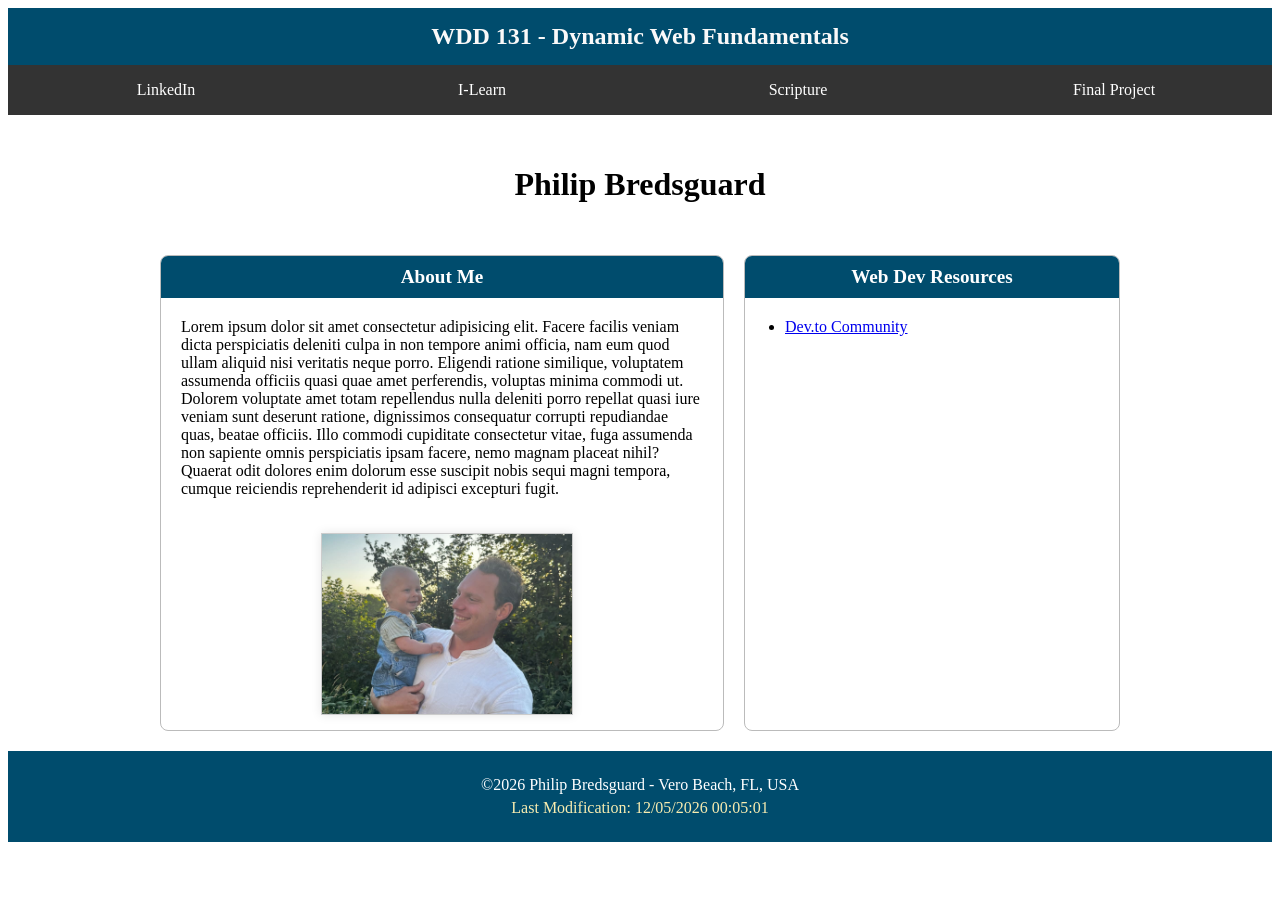
<file: index.html>
<!DOCTYPE html>
<html lang="en">

<head>
    <meta charset="UTF-8">
    <meta name="viewport" content="width=device-width, initial-scale=1.0">
    <title>WDD 131 - Dynamic Web Fundamentals - Philip Bredsguard</title>
    <meta name="description" content="WDD 131 - Dynamic Web Fundamentals, Philip Bredsguard, Home Page">
    <meta name="author" content="Philip Bredsguard">
    <link rel="stylesheet" href="styles/base.css">
    <script src="scripts/getdates.js" defer></script>
    <link rel="preconnect" href="https://fonts.googleapis.com">
    <link rel="preconnect" href="https://fonts.gstatic.com" crossorigin>
    <link
        href="https://fonts.googleapis.com/css2?family=Carrois+Gothic&family=Roboto:ital,wght@0,100..900;1,100..900&display=swap"
        rel="stylesheet">
</head>

<body>
    <header>
        <span id="course-title"> WDD 131 - Dynamic Web Fundamentals</span>
        <nav>
            <a href="https://www.linkedin.com/in/philiprbredsguard/">LinkedIn</a>
            <a href="https://byupw.instructure.com/">I-Learn</a>
            <a href="https://www.churchofjesuschrist.org/study/scriptures/bofm/ether/12?lang=eng">Scripture</a>
            <a href="#">Final Project</a>
        </nav>
    </header>

    <main>
        <h1>Philip Bredsguard</h1>
        <section class="card">
            <h2>About Me</h2>
            <p>Lorem ipsum dolor sit amet consectetur adipisicing elit. Facere facilis veniam dicta perspiciatis
                deleniti culpa in non tempore animi officia, nam eum quod ullam aliquid nisi veritatis neque porro.
                Eligendi ratione similique, voluptatem assumenda officiis quasi quae amet perferendis, voluptas minima
                commodi ut. Dolorem voluptate amet totam repellendus nulla deleniti porro repellat quasi iure veniam
                sunt deserunt ratione, dignissimos consequatur corrupti repudiandae quas, beatae officiis. Illo commodi
                cupiditate consectetur vitae, fuga assumenda non sapiente omnis perspiciatis ipsam facere, nemo magnam
                placeat nihil? Quaerat odit dolores enim dolorum esse suscipit nobis sequi magni tempora, cumque
                reiciendis reprehenderit id adipisci excepturi fugit.</p>
            <img src="images/philipb.jpg" alt="Profile picture of Philip Bredsguard">
        </section>
        <section class="card">
            <h2>Web Dev Resources</h2>
            <ul>
                <li><a href="https://dev.to">Dev.to Community</a></li>
            </ul>
        </section>
    </main>

    <footer>
        <p>&copy;<span id="currentyear"></span> Philip Bredsguard - Vero Beach, FL, USA</p>
        <p id="lastModified"></p>
    </footer>
</body>

</html>
</file>
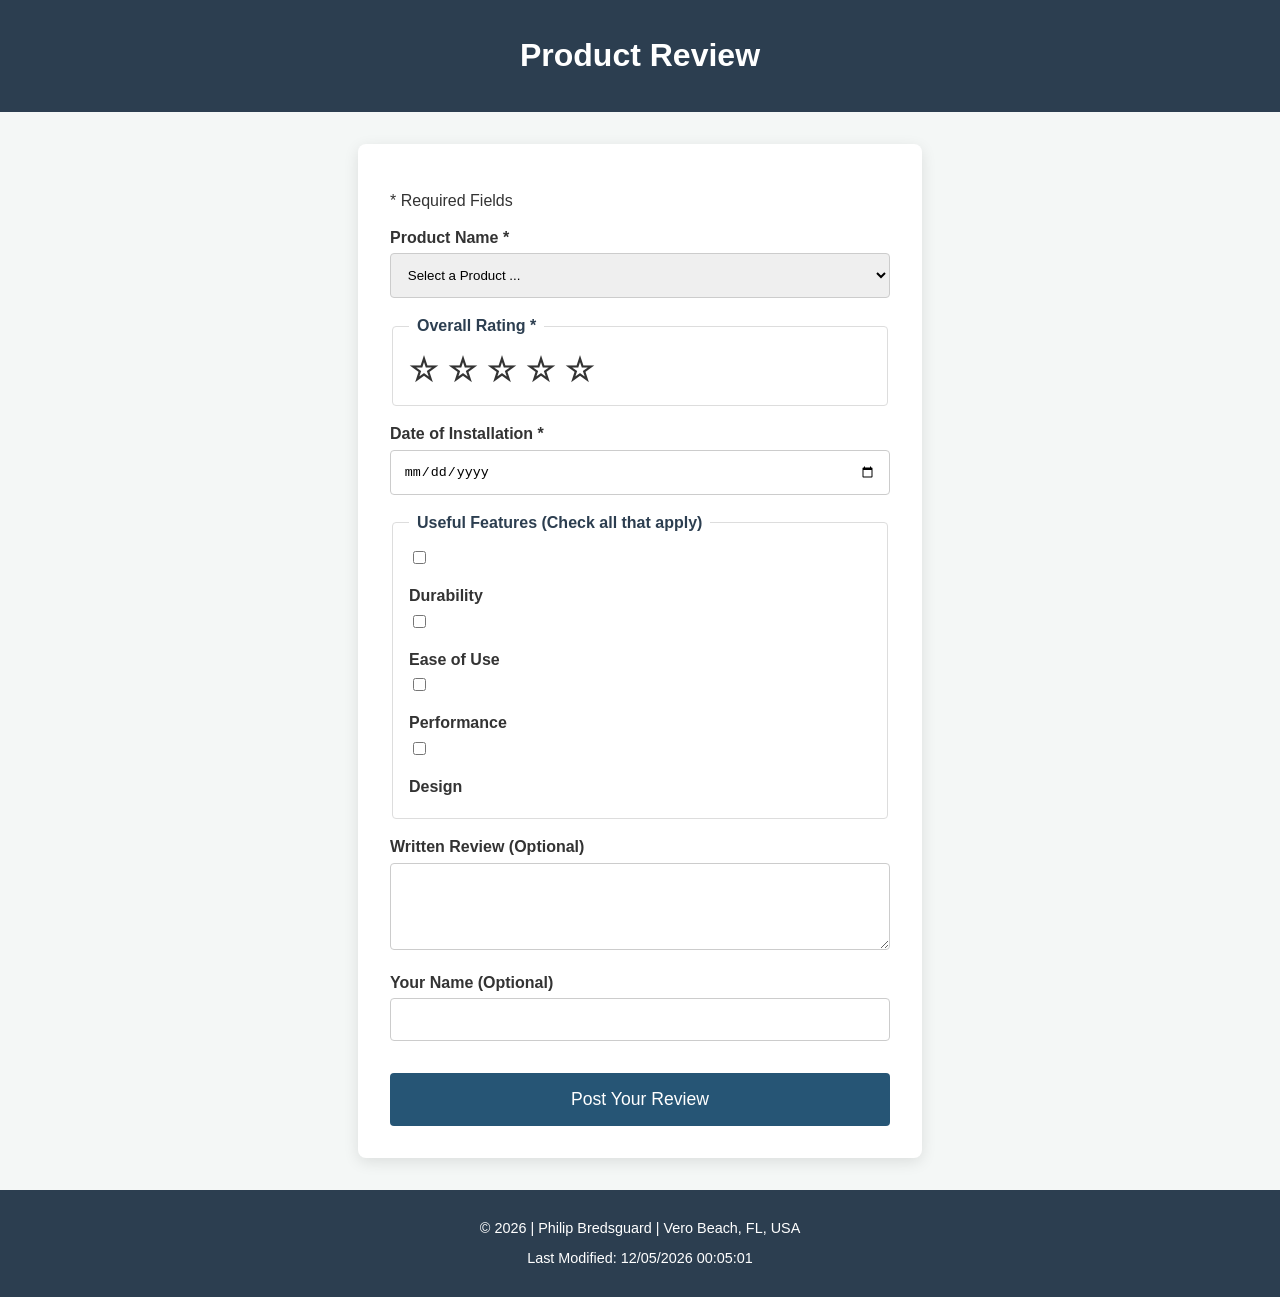
<file: form.html>
<!DOCTYPE html>
<html lang="en">

<head>
    <meta charset="UTF-8">
    <meta name="viewport" content="width=device-width, initial-scale=1.0">
    <title>Product Review Form</title>
    <meta name="description" content="Making a Product review Form for Week 5 in WDD 131.">
    <meta name="author" content="Philip Bredsguard">
    <link rel="stylesheet" href="styles/form.css">
    <script src="scripts/form.js" defer></script>
</head>

<body>
    <header>
        <h1>Product Review</h1>
    </header>

    <main>
        <form method="get" action="review.html">
            <p class="required-notice">* Required Fields</p>

            <label for="productName">Product Name *</label>
            <select id="productName" name="productName" required>
                <option value="" disabled selected>Select a Product ...</option>
            </select>

            <fieldset>
                <legend>Overall Rating *</legend>
                <div class="stars">
                    <input type="radio" id="star5" name="rating" value="5" required><label for="star5">☆</label>
                    <input type="radio" id="star4" name="rating" value="4" required><label for="star4">☆</label>
                    <input type="radio" id="star3" name="rating" value="3" required><label for="star3">☆</label>
                    <input type="radio" id="star2" name="rating" value="2" required><label for="star2">☆</label>
                    <input type="radio" id="star1" name="rating" value="1" required><label for="star1">☆</label>
                </div>
            </fieldset>

            <label for="installDate">Date of Installation *</label>
            <input type="date" id="installDate" name="installDate" required>

            <fieldset>
                <legend>Useful Features (Check all that apply)</legend>
                <input type="checkbox" id="feat-durability" name="features" value="durability">
                <label for="feat-durability">Durability</label>

                <input type="checkbox" id="feat-ease" name="features" value="ease">
                <label for="feat-ease">Ease of Use</label>

                <input type="checkbox" id="feat-performance" name="features" value="performance">
                <label for="feat-performance">Performance</label>

                <input type="checkbox" id="feat-design" name="features" value="design">
                <label for="feat-design">Design</label>
            </fieldset>

            <label for="review">Written Review (Optional)</label>
            <textarea id="review" name="review" rows="4"></textarea>

            <label for="userName">Your Name (Optional)</label>
            <input type="text" id="userName" name="userName">

            <input type="submit" value="Post Your Review">
        </form>
    </main>

    <footer>
        <p>&copy; <span id="currentYear"></span> | Philip Bredsguard | Vero Beach, FL, USA</p>
        <p>Last Modified: <span id="lastModified"></span></p>
    </footer>
</body>

</html>
</file>
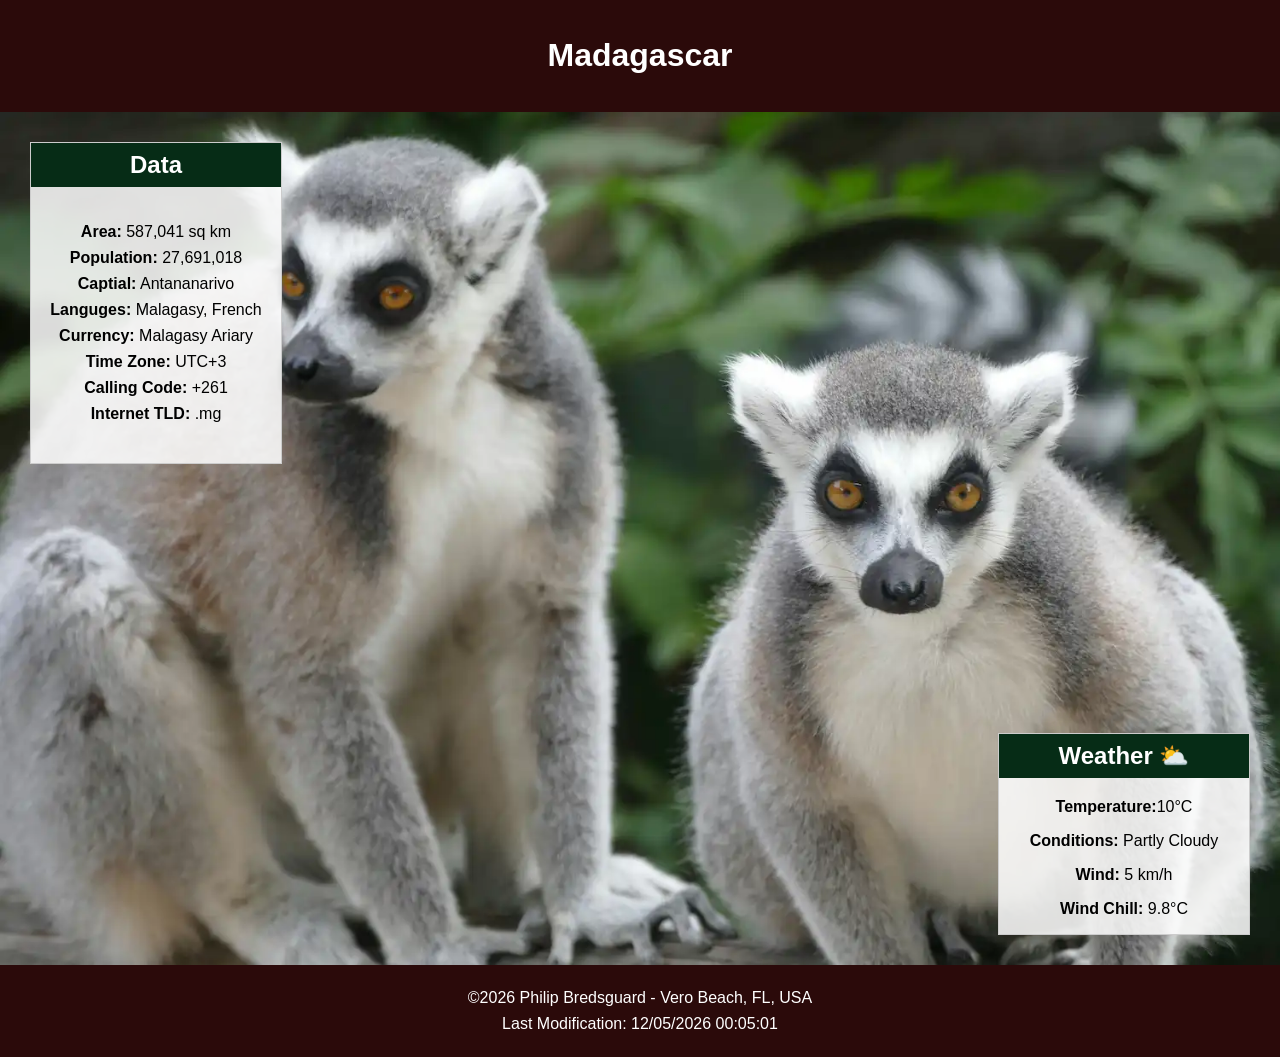
<file: place.html>
<!DOCTYPE html>
<html lang="en">

<head>
    <meta charset="UTF-8">
    <meta name="viewport" content="width=device-width, initial-scale=1.0">
    <title>WDD 131 - Week 3 Assignment</title>
    <meta name="description" content="WDD 131 - Dynamic Web Fundamentals, Philip Bredsguard, Week 3 Assignment">
    <meta name="author" content="Philip Bredsguard">
    <link rel="stylesheet" href="styles/place.css">
    <script src="scripts/place.js" defer></script>
</head>

<body>
    <header>
        <h1>Madagascar</h1>
    </header>
    <main>
        <div class="hero-wrapper">
            <picture>
                <source srcset="images/hero-large.webp" media="(min-width: 800px)">
                <img src="images/hero-small.webp" alt="Lemur" id="hero-image" loading="lazy">
            </picture>

            <section class="card data">
                <h2>Data</h2>
                <ul>
                    <li><strong>Area:</strong> 587,041 sq km</li>
                    <li><strong>Population:</strong> 27,691,018</li>
                    <li><strong>Captial:</strong> Antananarivo</li>
                    <li><strong>Languges:</strong> Malagasy, French</li>
                    <li><strong>Currency:</strong> Malagasy Ariary</li>
                    <li><strong>Time Zone:</strong> UTC+3</li>
                    <li><strong>Calling Code:</strong> +261</li>
                    <li><strong>Internet TLD:</strong> .mg</li>
                </ul>
            </section>

            <section class="card weather">
                <h2 id="weather-heading">Weather</h2>
                <div class="weather-content">
                    <img src="images/weather-icon.svg" alt="Cloudy icon" class="mobile-only-icon">
                    <p> <strong>Temperature:</strong><span id="temp">10</span>°C</p>
                    <p> <strong>Conditions:</strong> Partly Cloudy</p>
                    <p><strong>Wind:</strong> <span id="wind">5</span> km/h</p>
                    <p><strong>Wind Chill:</strong> <span id="windchill"></span></p>
                </div>
            </section>
        </div>
    </main>
    <footer>
        <p>&copy;<span id="currentyear"></span> Philip Bredsguard - Vero Beach, FL, USA</p>
        <p id="lastModified"></p>
    </footer>
</body>

</html>
</file>
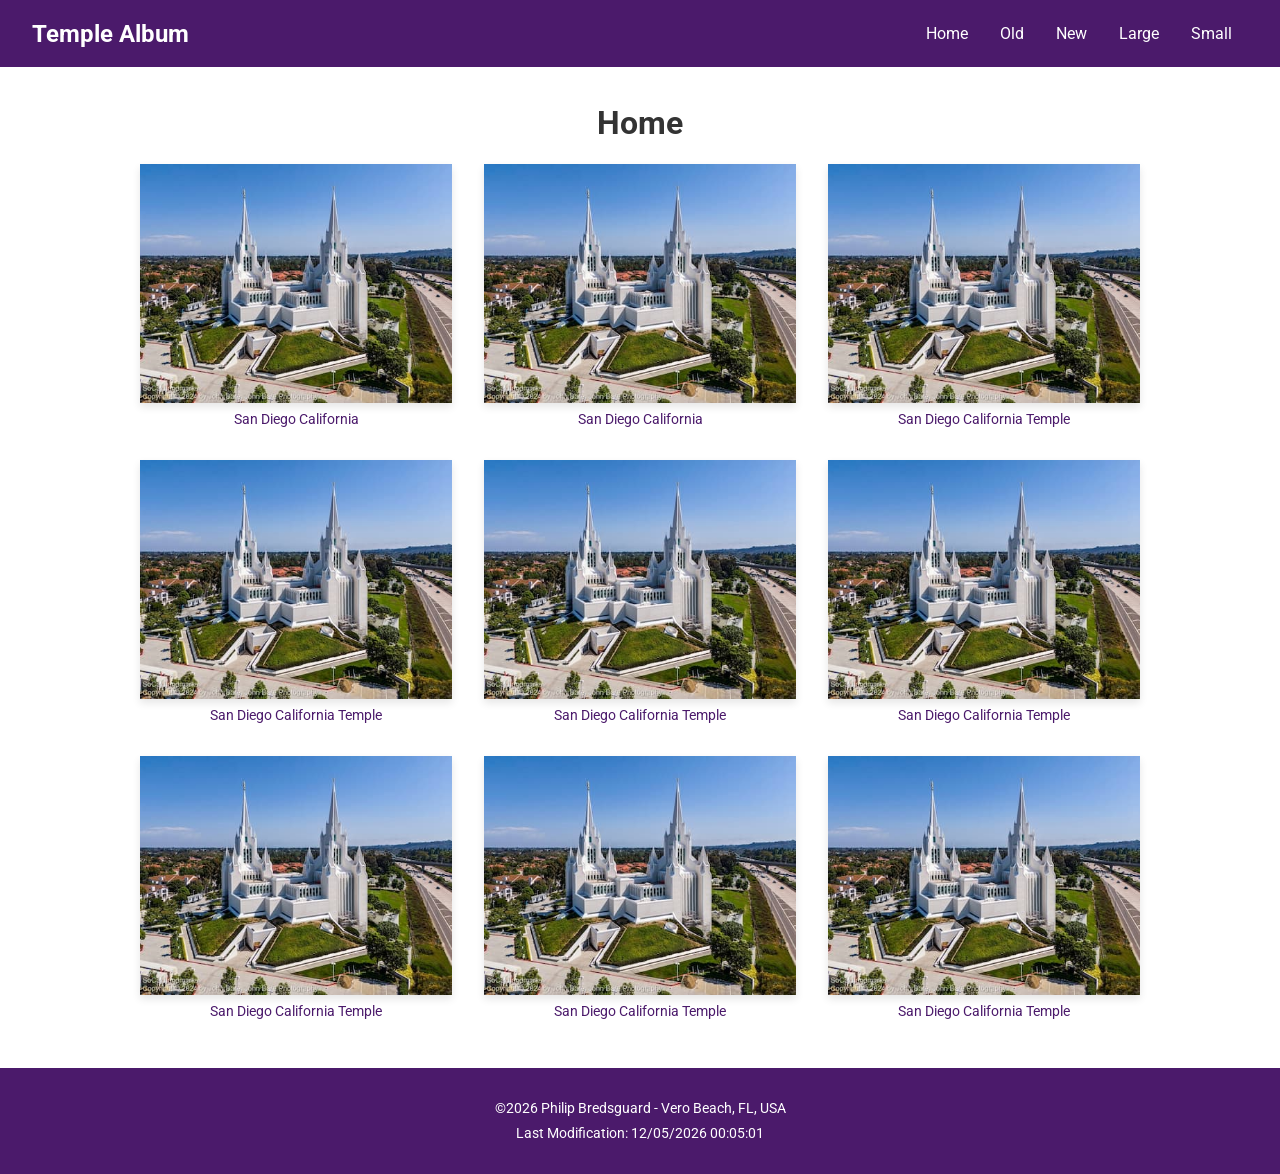
<file: temples.html>
<!DOCTYPE html>
<html lang="en">

<head>
    <meta charset="UTF-8">
    <meta name="viewport" content="width=device-width, initial-scale=1.0">
    <title>Temple Album</title>
    <meta name="description"
        content="Temple album assignment for WDD 131. Week 2 Assignment including placeholder temples.">
    <meta name="author" content="Philip Bredsguard">

    <link rel="preconnect" href="https://fonts.googleapis.com">
    <link rel="preconnect" href="https://fonts.gstatic.com" crossorigin>
    <link href="https://fonts.googleapis.com/css2?family=Roboto:wght@400;700&display=swap" rel="stylesheet">

    <link rel="stylesheet" href="styles/temples.css">
    <link rel="stylesheet" href="styles/temples-large.css" media="screen and (min-width: 768px)">

    <script src="scripts/temples.js" defer></script>
</head>

<body>
    <header>
        <div class="header-top">
            <span>Temple Album</span>
            <button id="menu" title="Menu">☰</button>
        </div>
        <nav>
            <ul class="navigation">
                <li><a href="#" class="active">Home</a></li>
                <li><a href="#">Old</a></li>
                <li><a href="#">New</a></li>
                <li><a href="#">Large</a></li>
                <li><a href="#">Small</a></li>
            </ul>
        </nav>
    </header>

    <main>
        <h1>Home</h1>
        <div class="gallery">
            <figure>
                <img src="images/placeholdertemple.jpg" alt="Placeholder Temple" width="400" height="250">
                <figcaption>San Diego California</figcaption>
            </figure>
            <figure>
                <img src="images/placeholdertemple.jpg" alt="Placeholder Temple" width="400" height="250">
                <figcaption>San Diego California</figcaption>
            </figure>
            <figure>
                <img src="images/placeholdertemple.jpg" alt="Placeholder Temple" width="400" height="250">
                <figcaption>San Diego California Temple</figcaption>
            </figure>
            <figure>
                <img src="images/placeholdertemple.jpg" alt="Placeholder Temple" width="400" height="250">
                <figcaption>San Diego California Temple</figcaption>
            </figure>
            <figure>
                <img src="images/placeholdertemple.jpg" alt="Placeholder Temple" width="400" height="250">
                <figcaption>San Diego California Temple</figcaption>
            </figure>
            <figure>
                <img src="images/placeholdertemple.jpg" alt="Placeholder Temple" width="400" height="250">
                <figcaption>San Diego California Temple</figcaption>
            </figure>
            <figure>
                <img src="images/placeholdertemple.jpg" alt="Placeholder Temple" width="400" height="250">
                <figcaption>San Diego California Temple</figcaption>
            </figure>
            <figure>
                <img src="images/placeholdertemple.jpg" alt="Placeholder Temple" width="400" height="250">
                <figcaption>San Diego California Temple</figcaption>
            </figure>
            <figure>
                <img src="images/placeholdertemple.jpg" alt="Placeholder Temple" width="400" height="250">
                <figcaption>San Diego California Temple</figcaption>
            </figure>
        </div>
    </main>

    <footer>
        <p>&copy;<span id="currentyear"></span> Philip Bredsguard - Vero Beach, FL, USA</p>
        <p id="lastModified"></p>
    </footer>
</body>

</html>
</file>
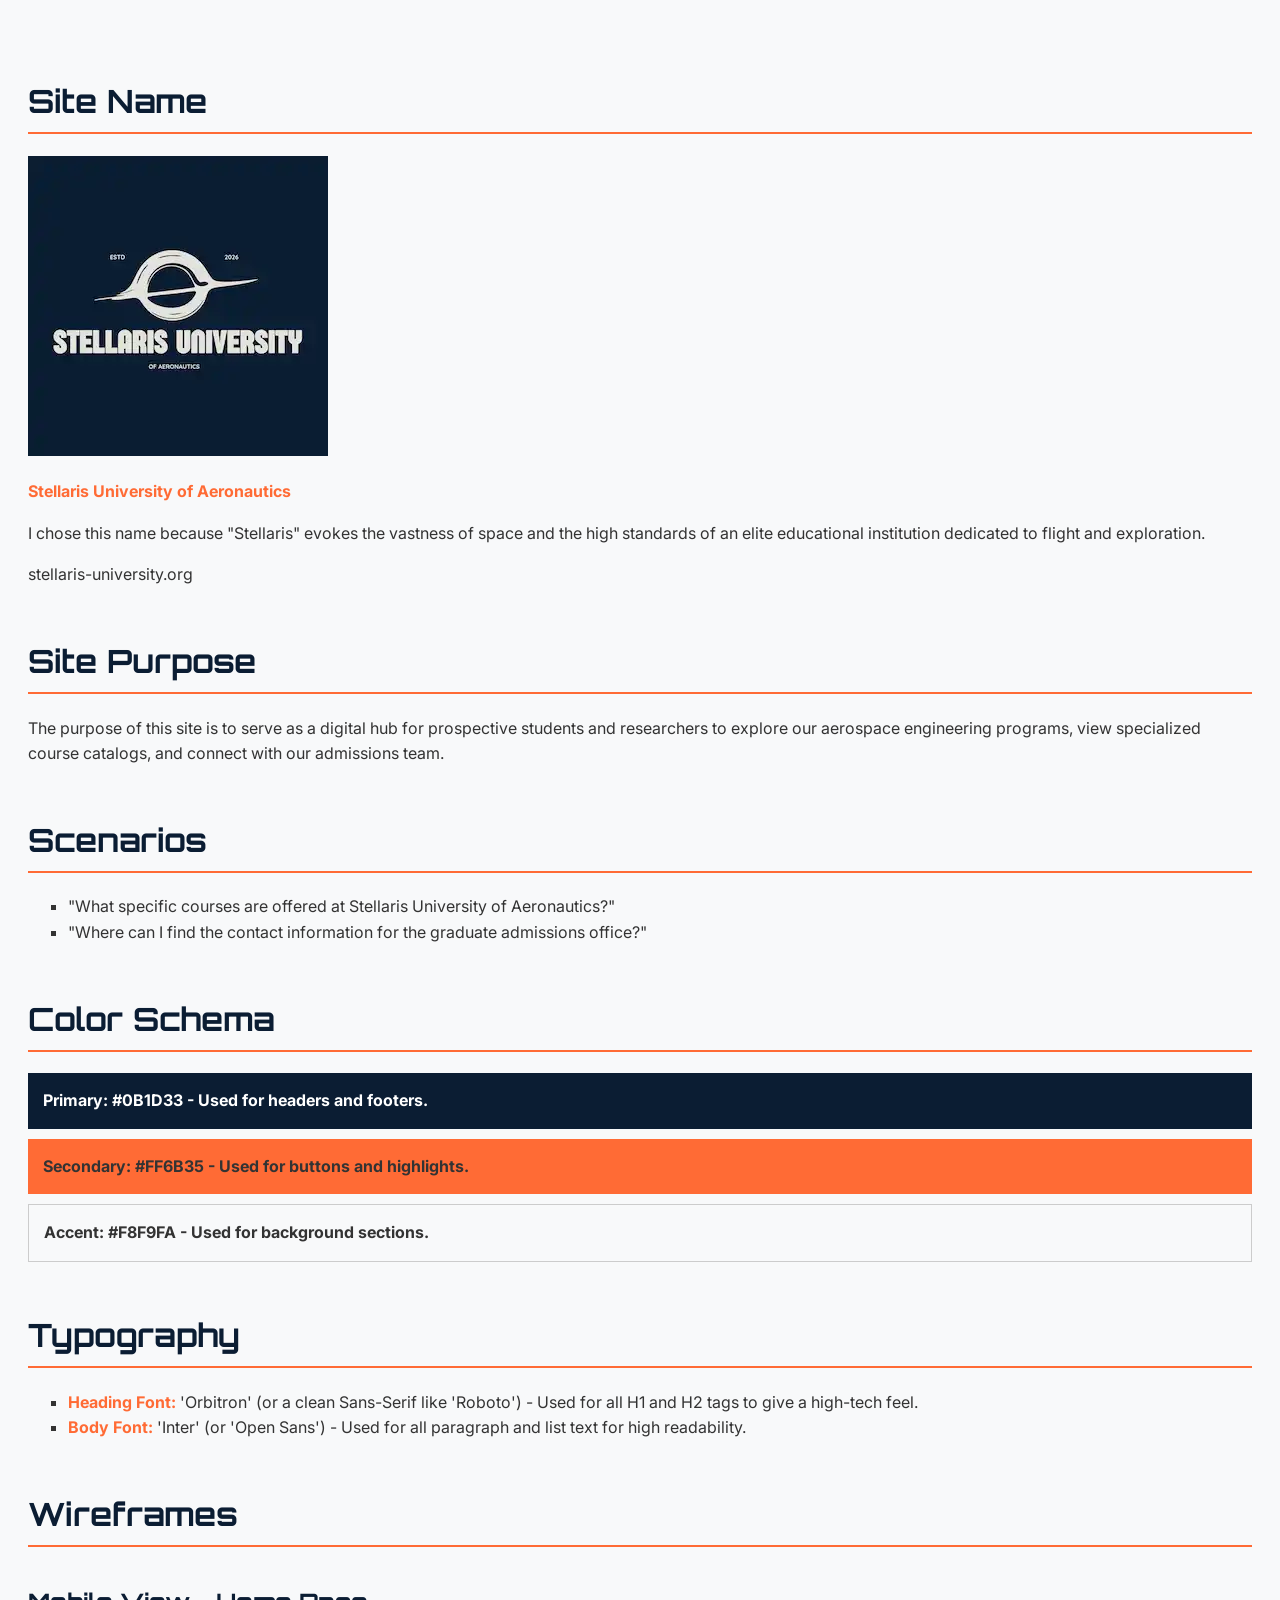
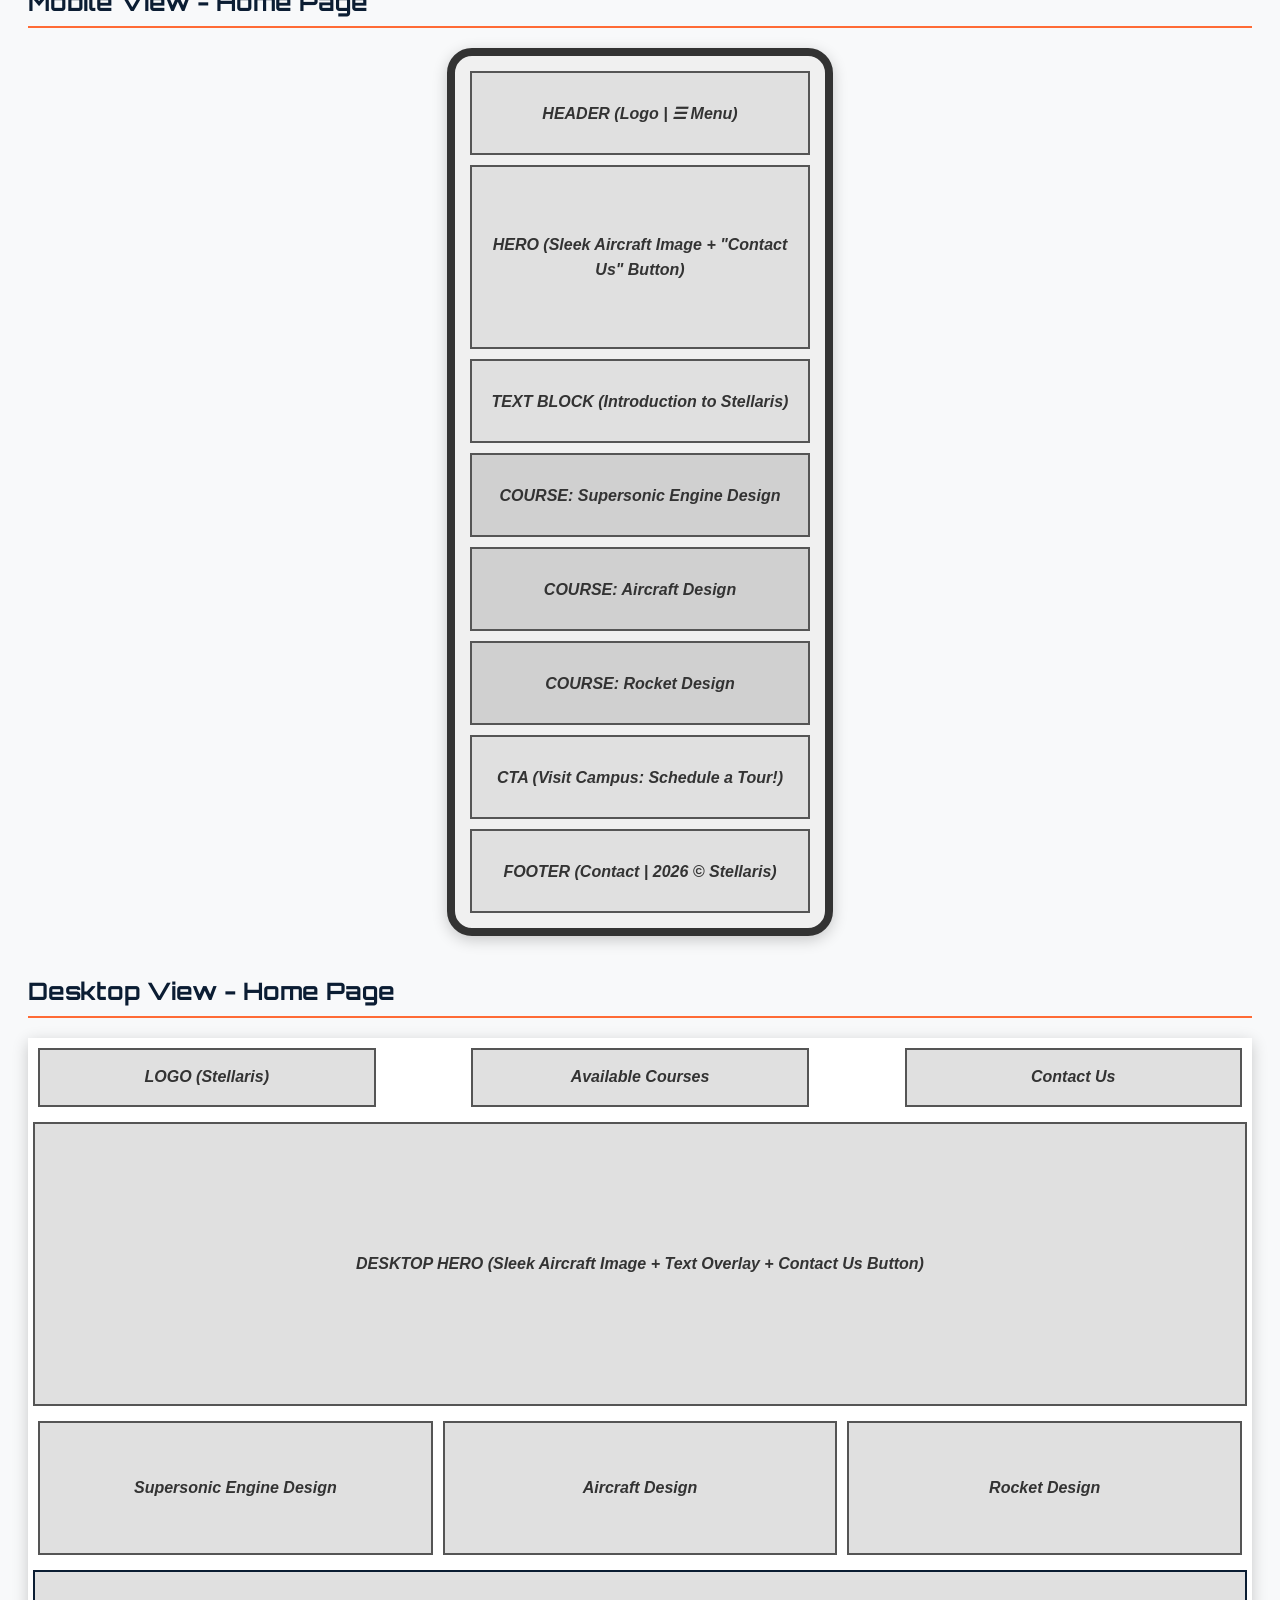
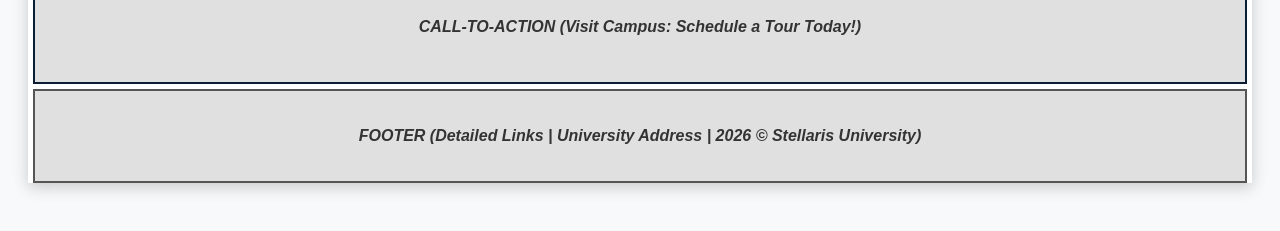
<file: project/siteplan.html>
<!DOCTYPE html>
<html lang="en">

<head>
    <meta charset="UTF-8">
    <meta name="viewport" content="width=device-width, initial-scale=1.0">
    <title>Stellaris University of Aeronautics Site Plan</title>
    <meta name="description" content="Stellaris University of Aeronautics the Site Plan for the Project in WDD 131.">
    <meta name="author" content="Philip Bredsguard">

    <link rel="preconnect" href="https://fonts.googleapis.com">
    <link rel="preconnect" href="https://fonts.gstatic.com" crossorigin>
    <link href="https://fonts.googleapis.com/css2?family=Inter:wght@400;600&family=Orbitron:wght@700&display=swap"
        rel="stylesheet">

    <link rel="stylesheet" href="styles/siteplan.css">
</head>

<body>
    <main>
        <h1>Site Name</h1>
        <img src="images/su-logo.webp" alt="Stellaris University Logo">
        <p><strong>Stellaris University of Aeronautics</strong></p>
        <p>I chose this name because "Stellaris" evokes the vastness of space and the high standards of an elite
            educational institution dedicated to flight and exploration.</p>
        <p>stellaris-university.org</p>

        <h1>Site Purpose</h1>
        <p>The purpose of this site is to serve as a digital hub for prospective students and researchers to explore our
            aerospace engineering programs, view specialized course catalogs, and connect with our admissions team.</p>

        <h1>Scenarios</h1>
        <ul>
            <li>"What specific courses are offered at Stellaris University of Aeronautics?"</li>
            <li>"Where can I find the contact information for the graduate admissions office?"</li>
        </ul>

        <h1>Color Schema</h1>
        <div class="color-box-1">Primary: #0B1D33 - Used for headers and footers.</div>
        <div class="color-box-2">Secondary: #FF6B35 - Used for buttons and highlights.</div>
        <div class="color-box-3">Accent: #F8F9FA - Used for background sections.</div>

        <h1>Typography</h1>
        <ul>
            <li><strong>Heading Font:</strong> 'Orbitron' (or a clean Sans-Serif like 'Roboto') - Used for all H1 and H2
                tags to give a high-tech feel.</li>
            <li><strong>Body Font:</strong> 'Inter' (or 'Open Sans') - Used for all paragraph and list text for high
                readability.</li>
        </ul>

        <h1>Wireframes</h1>
        <h2>Mobile View - Home Page</h2>
        <div class="wireframe-container wf-mobile-container">
            <div class="wf-block wf-text">HEADER (Logo | ☰ Menu)</div>
            <div class="wf-block wf-hero">HERO (Sleek Aircraft Image + "Contact Us" Button)</div>
            <div class="wf-block wf-text">TEXT BLOCK (Introduction to Stellaris)</div>
            <div class="wf-block wf-course">COURSE: Supersonic Engine Design</div>
            <div class="wf-block wf-course">COURSE: Aircraft Design</div>
            <div class="wf-block wf-course">COURSE: Rocket Design</div>
            <div class="wf-block wf-text">CTA (Visit Campus: Schedule a Tour!)</div>
            <div class="wf-block wf-text">FOOTER (Contact | 2026 © Stellaris)</div>
        </div>

        <h2>Desktop View - Home Page</h2>
        <div class="wireframe-container">
            <div class="wf-desktop-header">
                <div class="wf-block wf-desktop-navlink">LOGO (Stellaris)</div>
                <div class="wf-block wf-desktop-navlink">Available Courses</div>
                <div class="wf-block wf-desktop-navlink">Contact Us</div>
            </div>
            <div class="wf-block wf-hero desktop-hero-height">DESKTOP HERO (Sleek Aircraft Image + Text Overlay +
                Contact Us Button)</div>
            <div class="wf-desktop-coursegrid">
                <div class="wf-block">Supersonic Engine Design</div>
                <div class="wf-block">Aircraft Design</div>
                <div class="wf-block">Rocket Design</div>
            </div>
            <div class="wf-block desktop-cta-height">CALL-TO-ACTION (Visit Campus: Schedule a Tour Today!)</div>
            <div class="wf-block wf-footer-height">FOOTER (Detailed Links | University Address | 2026 © Stellaris
                University)</div>
        </div>
    </main>
</body>

</html>
</file>
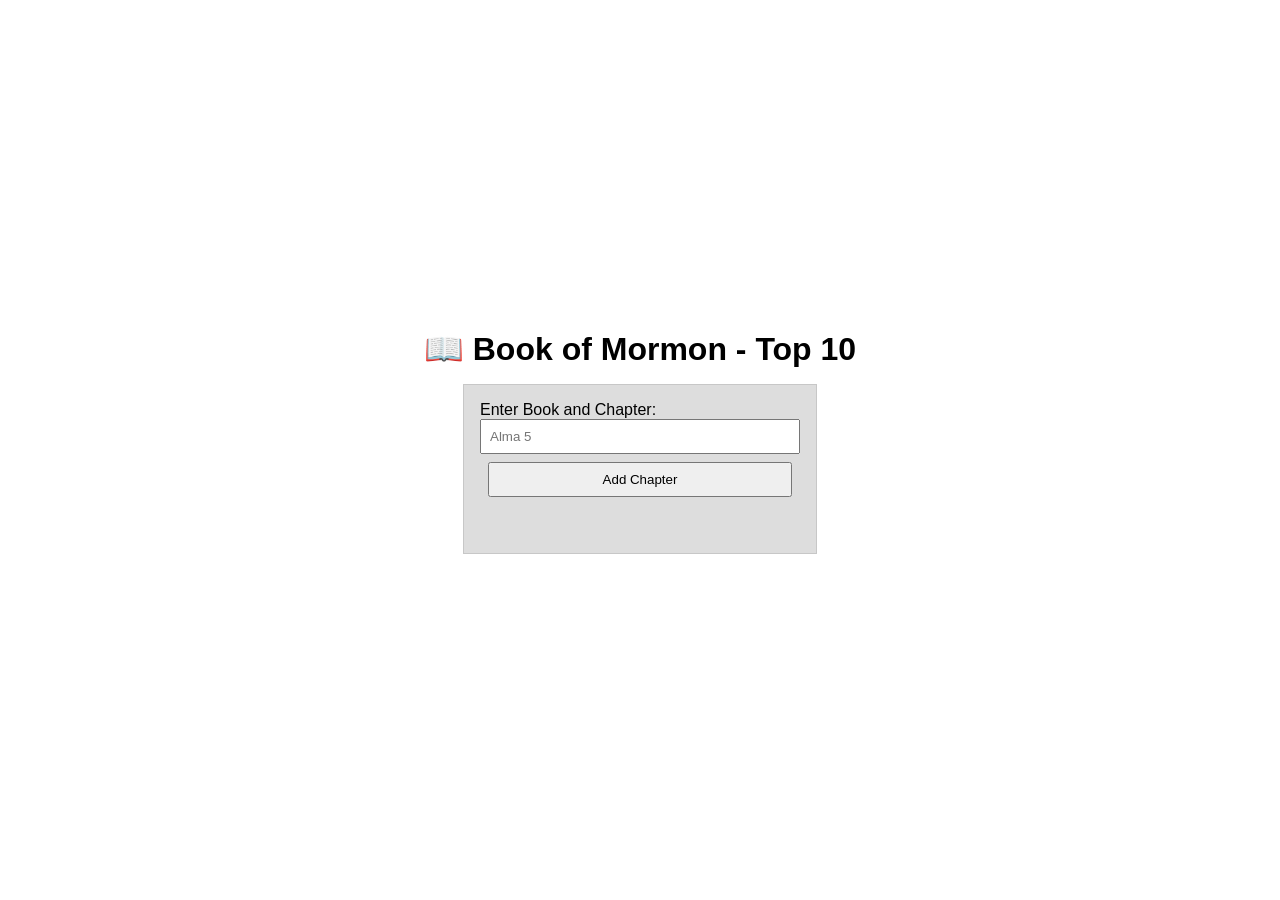
<file: week02/bom.html>
<!DOCTYPE html>
<html lang="en">

<head>
    <meta charset="UTF-8">
    <meta name="viewport" content="width=device-width, initial-scale=1.0">
    <title>BoM</title>
    <link rel="stylesheet" href="styles/bom.css">
    <script src="scripts/bom.js" defer></script>
</head>

<body>
    <h1>📖 Book of Mormon - Top 10</h1>
    <main>
        <label for="favchap">Enter Book and Chapter: </label>
        <input type="text" id="favchap" placeholder="Alma 5">
        <button type="submit">Add Chapter</button>
        <ul id="list"></ul>
    </main>
</body>

</html>
</file>
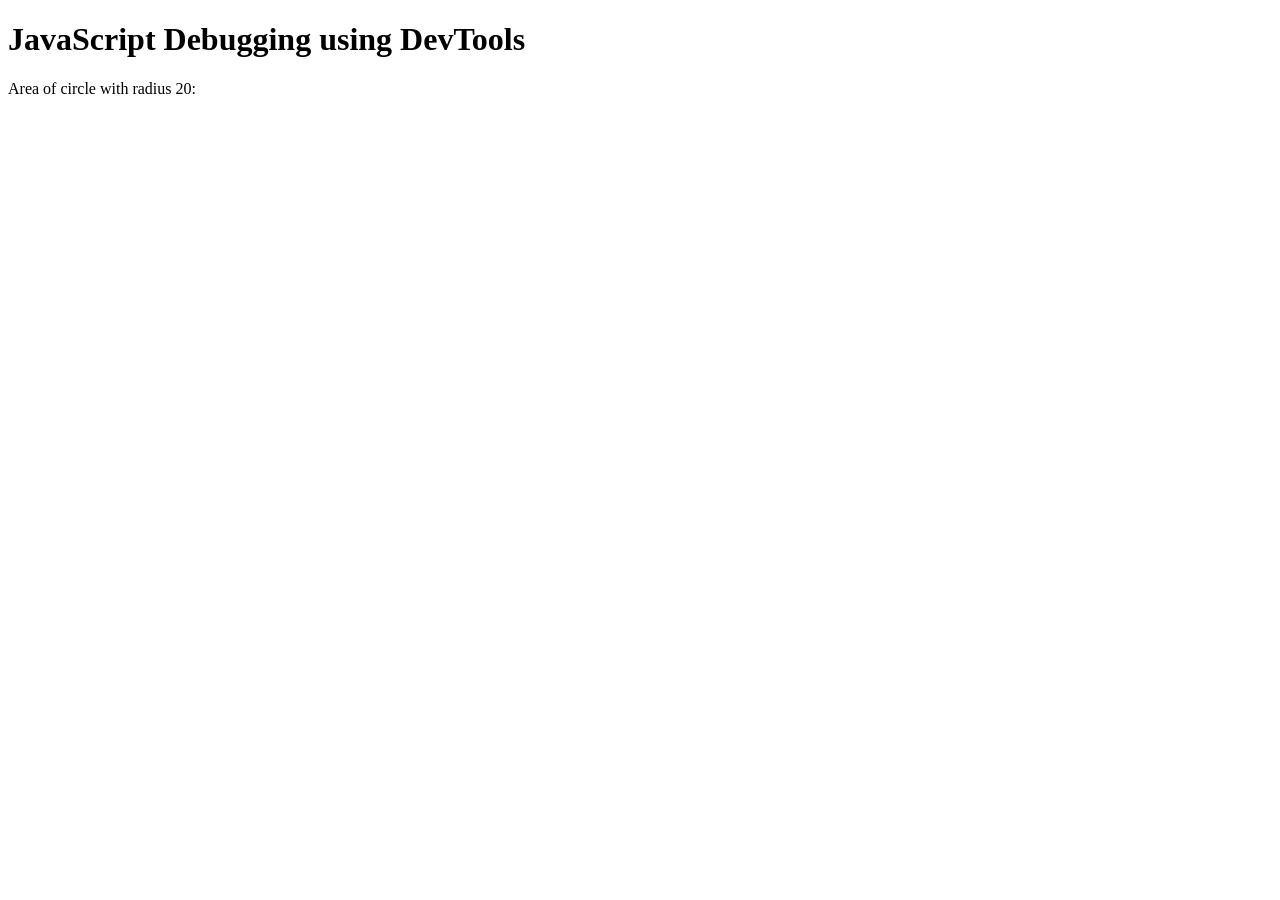
<file: week02/debugging.html>
<!DOCTYPE html>
<html lang="en">
<head>
    <meta charset="UTF-8">
    <meta name="viewport" content="width=device-width, initial-scale=1.0">
    <title>Document</title>
    <script src="scripts/debugging.js" defer></script>
</head>
<body>
    <h1>JavaScript Debugging using DevTools</h1>
    <p>Area of circle with radius <span id="radius"></span>: <span id="area"></span></p>    
</body>
</html>
</file>
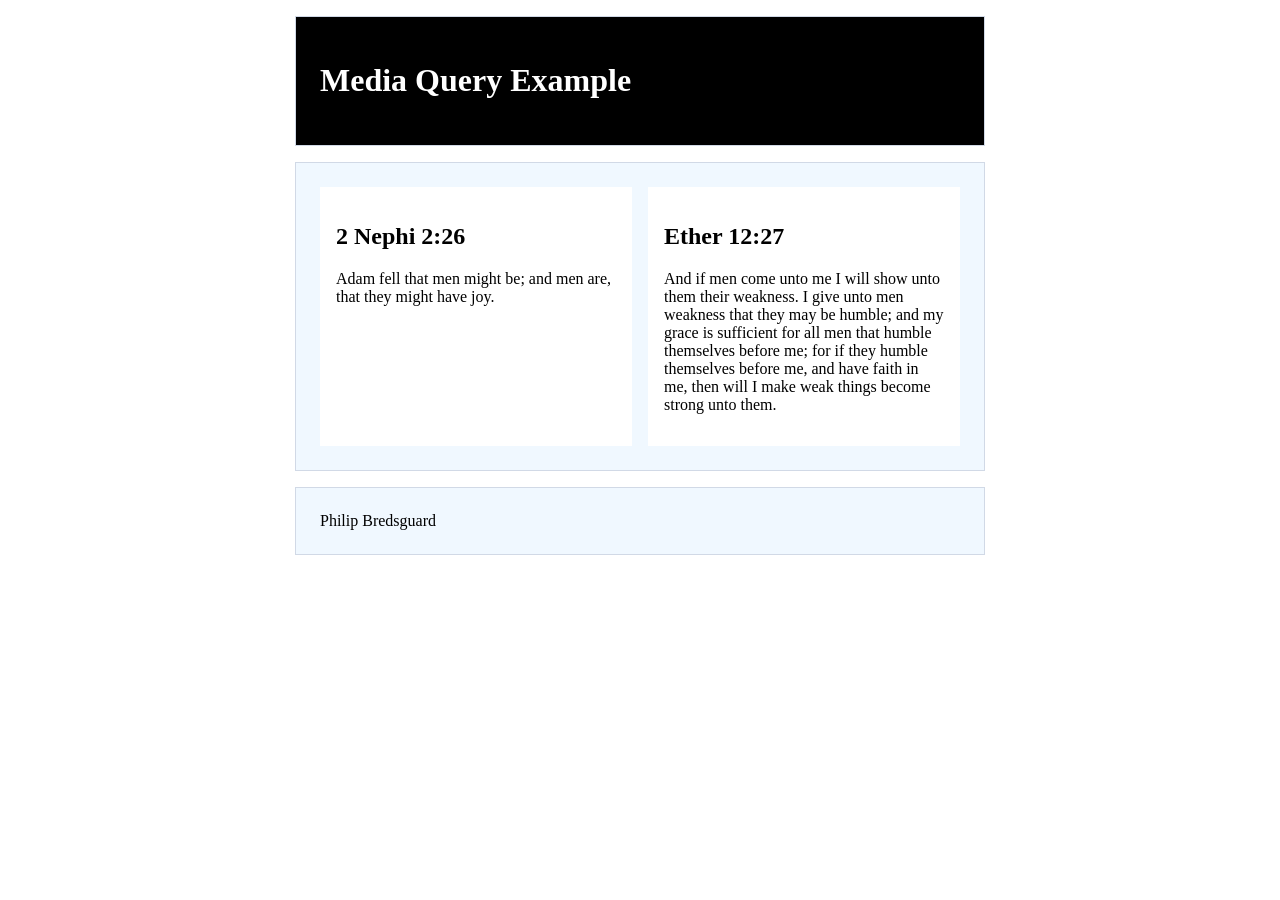
<file: week02/media-query.html>
<!DOCTYPE html>
<html lang="en">

<head>
    <meta charset="UTF-8">
    <meta name="viewport" content="width=device-width, initial-scale=1.0">
    <title>WDD 131 - Week 2 - Assignment 1</title>
    <meta name="description" content="WDD 131 - Week 2 - Assignment 1">
    <meta name="author" content="Philip Bredsguard">
    <link rel="preconnect" href="https://fonts.googleapis.com">
    <link rel="preconnect" href="https://fonts.gstatic.com" crossorigin>
    <link
        href="https://fonts.googleapis.com/css2?family=Carrois+Gothic&family=Roboto:ital,wght@0,100..900;1,100..900&display=swap"
        rel="stylesheet">
    <link rel="stylesheet" href="styles/media-query.css">
    <link rel="stylesheet" href="styles/media-query-large.css">
</head>

<body>
    <header>
        <h1>Media Query Example</h1>
    </header>
    <main>
        <section>
            <h2>2 Nephi 2:26</h2>
            <p>Adam fell that men might be; and men are, that they might have joy.</p>
        </section>
        <section>
            <h2>Ether 12:27</h2>
            <p>And if men come unto me I will show unto them their weakness. I give unto men weakness that they may be
                humble; and my grace is sufficient for all men that humble themselves before me; for if they humble
                themselves before me, and have faith in me, then will I make weak things become strong unto them.</p>
        </section>
    </main>
    <footer>
        Philip Bredsguard
    </footer>
</body>

</html>
</file>
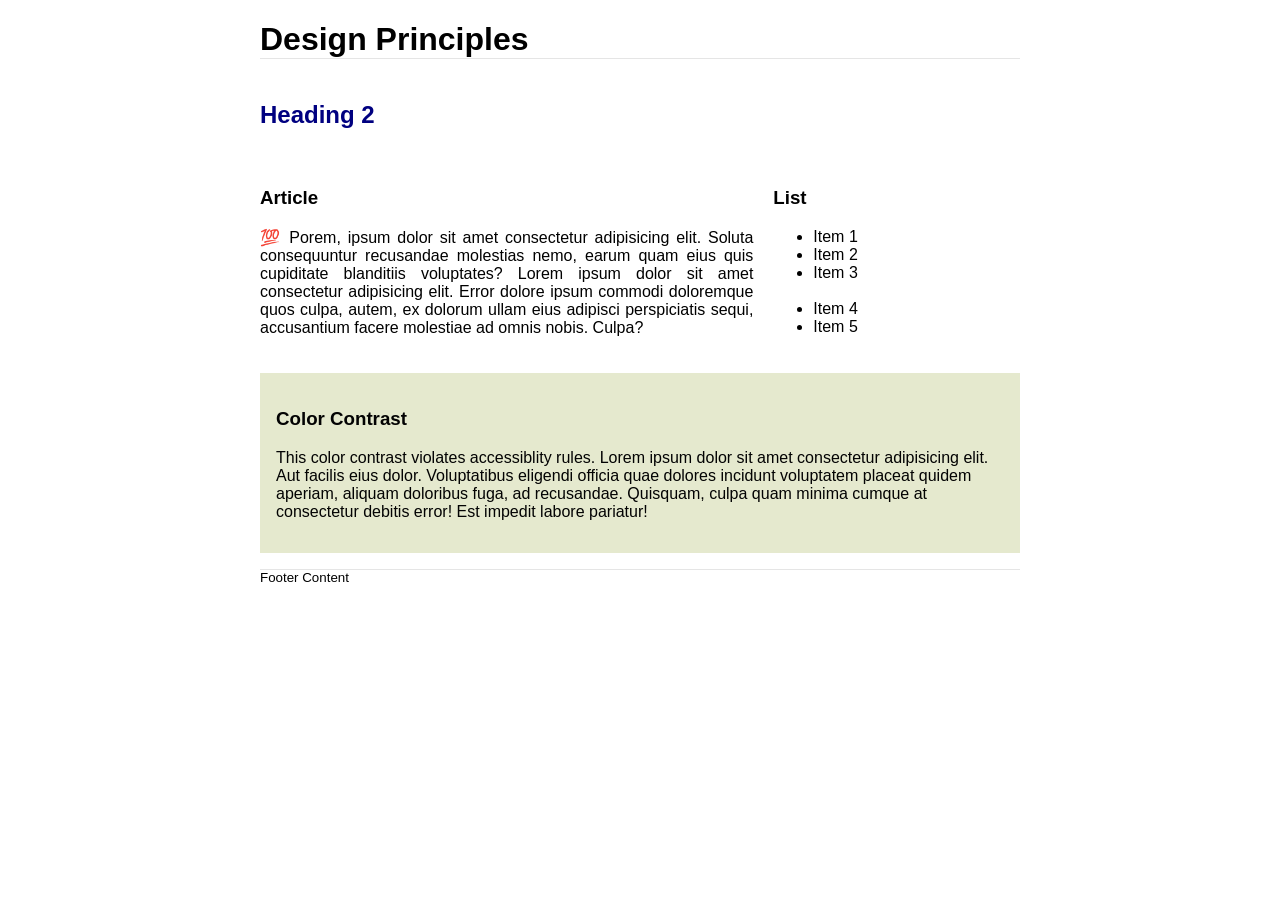
<file: week03/design.html>
<!DOCTYPE html>
<html lang="en">

<head>
    <meta charset="UTF-8">
    <meta name="viewport" content="width=device-width, initial-scale=1.0">
    <title>Document</title>
    <link rel="stylesheet" href="styles/design.css">

</head>

<body>
    <header>
        <div class="banner">
            <h1>Design Principles</h1>
    </header>
    <main>
        <h2>Heading 2</h2>
        <section>
            <h3>Article</h3>
            <article>
                <p>💯 Porem, ipsum dolor sit amet consectetur adipisicing elit. Soluta consequuntur recusandae molestias
                    nemo, earum quam eius quis cupiditate blanditiis voluptates? Lorem ipsum dolor sit amet consectetur
                    adipisicing elit. Error dolore ipsum commodi doloremque quos culpa, autem, ex dolorum ullam eius
                    adipisci perspiciatis sequi, accusantium facere molestiae ad omnis nobis. Culpa?</p>
            </article>
        </section>
        <section>
            <h3>List</h3>
            <ul>
                <li>Item 1</li>
                <li>Item 2</li>
                <li>Item 3<br><br></li>
                <li>Item 4</li>
                <li>Item 5</li>
            </ul>
        </section>
        <div class="callout">
            <h3>Color Contrast</h3>
            <p>This color contrast violates accessiblity rules. Lorem ipsum dolor sit amet consectetur adipisicing elit.
                Aut facilis eius dolor. Voluptatibus eligendi officia quae dolores incidunt voluptatem placeat quidem
                aperiam, aliquam doloribus fuga, ad recusandae. Quisquam, culpa quam minima cumque at consectetur
                debitis error! Est impedit labore pariatur!</p>
        </div>
    </main>
    <footer>
        Footer Content
    </footer>

</body>

</html>
</file>
<file: styles/base.css>
header {
    background-color: #004c6d;
    color: rgb(250, 249, 249);
}

#course-title {
    display: block;
    text-align: center;
    padding: 15px 0;
    font-size: 1.5rem;
    font-weight: bold;
}

nav {
    display: flex;
    background-color: #333;
}

nav a {
    flex: 1 1 100%;
    text-align: center;
    padding: 1rem;
    color: white;
    text-decoration: none;
    transition: 0.3s;
}

nav a:hover {
    background-color: #555;
    color: #f7ecb0;
    font-weight: bold;
}

main {
    max-width: 60rem;
    margin: 20px auto;
    display: grid;
    grid-template-columns: 1.5fr 1fr;
    gap: 20px;
    padding: 0 10px;
}

main h1 {
    grid-column: 1 / 3; 
    text-align: center;
    padding: 10px 0;
}

.card {
    border: 1px solid #bbb;
    border-radius: 8px;
    background-color: #fff;
    overflow: hidden;
}

.card h2 {
    background-color: #004c6d;
    color: white;
    margin: 0;
    padding: 10px;
    text-align: center;
    font-size: 1.2rem;
}

.card p, 
.card ul {
    padding: 20px;
    margin: 0;
}

.card ul {
    list-style-type: disc;
    margin-left: 20px; 
}

.card li {
    margin-bottom: 10px;
}

.card img {
    float: right;
    width: 250px; 
    height: auto;
    margin: 15px 150px 15px 15px; 
    border: 1px solid #ccc; 
    box-shadow: 0 0 10px rgba(0,0,0,0.1); 
}

footer {
    background-color: #004c6d; 
    color: white;
    text-align: center;
    padding: 20px;
    margin-top: 20px;
}

footer p {
    margin: 5px 0;
}

#lastModified {
    color: #f7ecb0; 
}
</file>
<file: styles/form.css>
:root {
    --primary-color: #2c3e50;
    --secondary-color: #265575;
    --accent-color: #e67e22;
    --bg-color: #f4f7f6;
    --text-color: #333;
    --white: #ffffff;
}

body {
    font-family: 'Segoe UI', Tahoma, Geneva, Verdana, sans-serif;
    background-color: var(--bg-color);
    color: var(--text-color);
    margin: 0;
    display: flex;
    flex-direction: column;
    min-height: 100vh;
}

header {
    background-color: var(--primary-color);
    color: var(--white);
    padding: 1rem;
    text-align: center;
}

main {
    flex: 1;
    display: flex;
    justify-content: center;
    padding: 2rem 1rem;
}

form {
    background-color: var(--white);
    padding: 2rem;
    border-radius: 8px;
    box-shadow: 0 4px 15px rgba(0, 0, 0, 0.1);
    width: 100%;
    max-width: 500px;
}

label {
    display: block;
    margin-top: 1.2rem;
    margin-bottom: 0.4rem;
    font-weight: bold;
}

input[type="text"],
input[type="date"],
select,
textarea {
    width: 100%;
    padding: 0.8rem;
    border: 1px solid #ccc;
    border-radius: 4px;
    box-sizing: border-box;
}

fieldset {
    border: 1px solid #ddd;
    border-radius: 4px;
    margin-top: 1.2rem;
    padding: 1rem;
}

legend {
    padding: 0 0.5rem;
    font-weight: bold;
    color: var(--primary-color);
}

.stars {
    display: flex;
    flex-direction: row-reverse;
    justify-content: flex-end;
    gap: 10px;
}

.stars input {
    display: none;
}

.stars label {
    font-size: 2rem;
    color: var(--text-color);
    cursor: pointer;
    margin: 0;
}

.stars input:checked~label {
    color: var(--accent-color);
}

.checkbox-group label {
    font-weight: normal;
    display: flex;
    align-items: center;
    gap: 10px;
    margin-top: 0.5rem;
}

input[type="submit"] {
    background-color: var(--secondary-color);
    color: white;
    padding: 1rem;
    border: none;
    border-radius: 4px;
    width: 100%;
    margin-top: 2rem;
    font-size: 1.1rem;
    cursor: pointer;
    transition: background 0.3s ease;
}

input[type="submit"]:hover {
    background-color: #2980b9;
}

footer {
    background-color: var(--primary-color);
    color: var(--white);
    text-align: center;
    padding: 1rem;
    margin-top: auto;
    font-size: 0.9rem;
}

@media (max-width: 400px) {
    form {
        padding: 1rem;
    }
}
</file>
<file: styles/place.css>
:root {
    --primary-color: rgb(43, 10, 10);
    --secondary-color: #062c16;
    --accent-bg: rgba(255, 255, 255, 0.85);
    --font-main: 'Arial', sans-serif;
}

body {
    font-family: var(--font-main);
    margin: 0;
    padding: 0;
}

.hero-wrapper {
    display: flex;
    flex-direction: column;
}

.mobile-only-icon {
    width: 50px;
    display: block;
    margin: 0 auto;
}

header,
footer {
    background-color: var(--primary-color);
    color: white;
    text-align: center;
    padding: 1rem;
}

footer p {
    margin: 0.5rem 0;
}

#hero-image {
    width: 100%;
    height: auto;
    display: block;
}

.card {
    border: 1px solid #ccc;
    background-color: var(--accent-bg);
    margin: 0;
    padding: 0;
    text-align: center;
}

.card h2 {
    background-color: var(--secondary-color);
    color: white;
    margin-top: 0;
    padding: 0.5rem;
}

.card ul {
    list-style-type: none;
    padding: 1rem;
}

.card li {
    margin-bottom: 0.5rem;
}

@media (min-width: 800px) {
    .hero-wrapper {
        position: relative;
    }

    .card {
        position: absolute;
        background-color: var(--accent-bg);
        width: 250px;
    }

    .data {
        top: 30px;
        left: 30px;
    }

    .weather {
        bottom: 30px;
        right: 30px;
    }

    #weather-heading::after {
        content: " ⛅";
    }

    .mobile-only-icon {
        display: none;
    }

}
</file>
<file: styles/temples.css>
/* Base styles and variables */
:root {
    --primary-color: #4B1A6B;
    /* Purple from screenshot */
    --text-color: #333;
    --bg-color: #fff;
}

body {
    font-family: 'Roboto', sans-serif;
    margin: 0;
    padding: 0;
    background-color: var(--bg-color);
    color: var(--text-color);
}

/* Header & Hamburger Menu Mobile */
header {
    background-color: var(--primary-color);
    color: white;
}

.header-top {
    display: flex;
    justify-content: space-between;
    align-items: center;
    padding: 1rem 2rem;
    font-size: 1.5rem;
    font-weight: bold;
}

#menu {
    background: none;
    border: none;
    color: white;
    font-size: 2rem;
    cursor: pointer;
}

/* Navigation - Hidden by default on mobile */
nav {
    display: flex;
    /* Satisfies the checker */
    flex-direction: column;
}

.navigation {
    list-style: none;
    padding: 0;
    margin: 0;
    display: none;
    width: 100%;
    /* Ensure it spans the nav width */
}

.navigation.open {
    display: flex;
    /* Shown when JS toggles '.open' */
}

.navigation li {
    text-align: center;
}

.navigation a {
    display: block;
    color: white;
    text-decoration: none;
    padding: 1rem;
}

.navigation a:hover {
    background-color: rgba(0, 0, 0, 0.2);
}

/* Main Layout & CSS Grid (Mobile View) */
main {
    max-width: 1000px;
    margin: 0 auto;
    padding: 1rem;
    text-align: center;
}

.gallery {
    display: grid;
    grid-template-columns: 1fr;
    /* 1 column for mobile */
    gap: 2rem;
    margin-top: 1rem;
}

figure {
    margin: 0;
}

img {
    width: 100%;
    max-width: 400px;
    height: auto;
    display: block;
    margin: 0 auto;
    box-shadow: 0 4px 8px rgba(0, 0, 0, 0.1);
}

figcaption {
    margin-top: 0.5rem;
    font-size: 0.9rem;
    color: var(--primary-color);
}

/* Footer */
footer {
    background-color: var(--primary-color);
    color: white;
    text-align: center;
    padding: 1.5rem;
    margin-top: 2rem;
}

footer p {
    margin: 0.5rem 0;
    font-size: 0.9rem;
}
</file>
<file: styles/temples-large.css>
@media (min-width: 768px) {
    header {
        display: flex;
        justify-content: space-between;
        align-items: center;
        padding: 0 2rem;
    }

    /* Target the nav element specifically with flex */
    nav {
        display: flex !important;
    }

    .header-top {
        padding: 1rem 0;
    }

    #menu {
        display: none;
    }

    .navigation {
        display: flex !important;
        flex-direction: row;
        align-items: center;
    }

    .navigation a {
        padding: 1.5rem 1rem;
    }

    .gallery {
        grid-template-columns: repeat(3, 1fr);
    }
}
</file>
<file: project/styles/siteplan.css>
/* -------------------------------------------
   1. ROOT & GLOBAL STYLES
------------------------------------------- */
:root {
    --primary-color: #0B1D33;
    --secondary-color: #FF6B35;
    --text-color: #333;
    --bg-color: #F8F9FA;
    --white: #ffffff;
    --gray-light: #e0e0e0;
    --gray-dark: #555;
}

body {
    background-color: var(--bg-color);
    color: var(--text-color);
    line-height: 1.6;
    padding: 20px;
    font-family: 'Inter', sans-serif;
}

/* -------------------------------------------
   2. TYPOGRAPHY
------------------------------------------- */
h1,
h2,
h3 {
    font-family: 'Orbitron', sans-serif;
    color: var(--primary-color);
    border-bottom: 2px solid var(--secondary-color);
    padding-bottom: 5px;
    margin-top: 1.5em;
}

p,
li {
    font-family: 'Inter', sans-serif;
}

ul {
    list-style-type: square;
}

strong {
    color: var(--secondary-color);
}

/* -------------------------------------------
   3. COLOR SCHEMA BOXES
------------------------------------------- */
.color-box-1,
.color-box-2,
.color-box-3 {
    padding: 15px;
    margin-bottom: 10px;
    font-weight: bold;
}

.color-box-1 {
    background-color: var(--primary-color);
    color: var(--white);
}

.color-box-2 {
    background-color: var(--secondary-color);
}

.color-box-3 {
    background-color: var(--bg-color);
    border: 1px solid #ccc;
}

/* -------------------------------------------
   4. WIREFRAME SHARED STYLES
------------------------------------------- */
.wireframe-container {
    max-width: 100%;
    margin: 20px 0;
    font-family: Arial, sans-serif;
    background: var(--white);
    box-shadow: 0 4px 15px rgba(0, 0, 0, 0.2);
}

.wf-block {
    background: var(--gray-light);
    border: 2px solid var(--gray-dark);
    color: var(--text-color);
    display: flex;
    justify-content: center;
    align-items: center;
    font-weight: bold;
    font-style: italic;
    text-align: center;
    padding: 15px;
    margin: 5px;
}

/* -------------------------------------------
   5. MOBILE WIREFRAME LAYOUT
------------------------------------------- */
.wf-mobile-container {
    display: flex;
    flex-direction: column;
    padding: 10px;
    max-width: 350px;
    margin: 0 auto;
    border: 8px solid #333;
    /* Slightly thicker for a 'phone' look */
    border-radius: 25px;
    background-color: #f0f0f0;
}

.wf-course {
    background-color: #d0d0d0;
    height: 50px;
}

/* -------------------------------------------
   6. DESKTOP WIREFRAME LAYOUT
------------------------------------------- */
.wf-desktop-header,
.wf-desktop-coursegrid {
    display: flex;
    justify-content: space-between;
    padding: 5px;
}

.wf-desktop-navlink {
    width: 25%;
    height: 25px;
}

.wf-desktop-coursegrid .wf-block {
    width: 32%;
    height: 100px;
}

/* Component Specific Heights */
.wf-hero {
    height: 150px;
}

.wf-text {
    height: 50px;
}

.desktop-hero-height {
    height: 250px;
}

.desktop-cta-height {
    height: 80px;
    border-color: var(--primary-color);
}

.wf-footer-height {
    height: 60px;
}
</file>
<file: week02/styles/bom.css>
* {
    margin: 0;
    padding: 0;
}

body {
    height: 100vh;
    display: flex;
    flex-direction: column;
    align-items: center;
    justify-content: center;
    font-family: Acme, Arial, sans-serif;
}

h1 {
    font-size: 1.5rem;
}

main {
    margin: 1rem auto;
    border: 1px solid rgb(0 0 0 / 0.1);
    padding: 1rem;
    background-color: #ddd;
    display: flex;
    flex-direction: column;
}

input,
button {
    padding: 0.5rem;
}

button {
    margin: 0.5rem;
}

.delete {
    width: fit-content;
}

.input {
    display: flex;
    gap: 1rem;
}

.list {
    padding: 0.5rem;
}

ul {
    margin: 1rem;
    list-style: none;
}

li {
    display: flex;
    align-items: center;
    justify-content: space-between;
}

@media only screen and (min-width: 32.5em) {
    h1 {
        font-size: 2rem;
    }

    main {
        width: 320px;
    }
}
</file>
<file: week02/styles/media-query.css>
header,
main,
footer {
    max-width: 640px;
    margin: 1rem auto;
    border: 1px solid #d1d9e6;
    padding: 1.5rem;
    background-color: #f0f8ff;
}

main {
    display: grid;
    grid-template-columns: 1fr;
    gap: 1rem;
}

section {
    padding: 1rem;
    background-color: white;
}
</file>
<file: week02/styles/media-query-large.css>
@media screen and (min-width: 500px) {
    header {
        background-color: black;
        color: white;
    }

    main {
        display: grid;
        grid-template-columns: 1fr 1fr;
    }
}
</file>
<file: week03/styles/design.css>
body {
    font-family: Roboto, helvetica, sans-serif;
}

header,
main,
footer {
    max-width: 760px;
    margin: 0 auto;
}

marquee {
    padding: 1rem;
    background-color: #eee;
}

h1 {
    border-bottom: 1px solid rgba(0, 0, 0, 0.1);
}

main {
    display: grid;
    grid-template-columns: 2fr 1fr;
    gap: 1.25rem;
}

h2 {
    color: navy;
    text-align: left;
    grid-column: 1/3;
}

article p {
    text-align: justify;
}

.callout {
    color: #030303;
    background-color: #e5e9ce;
    padding: 1rem;
    grid-column: 1/3;
}

footer {
    margin-top: 1rem;
    border-top: 1px solid rgba(0, 0, 0, 0.1);
    font-size: smaller;
    text-align: left;
}
</file>
